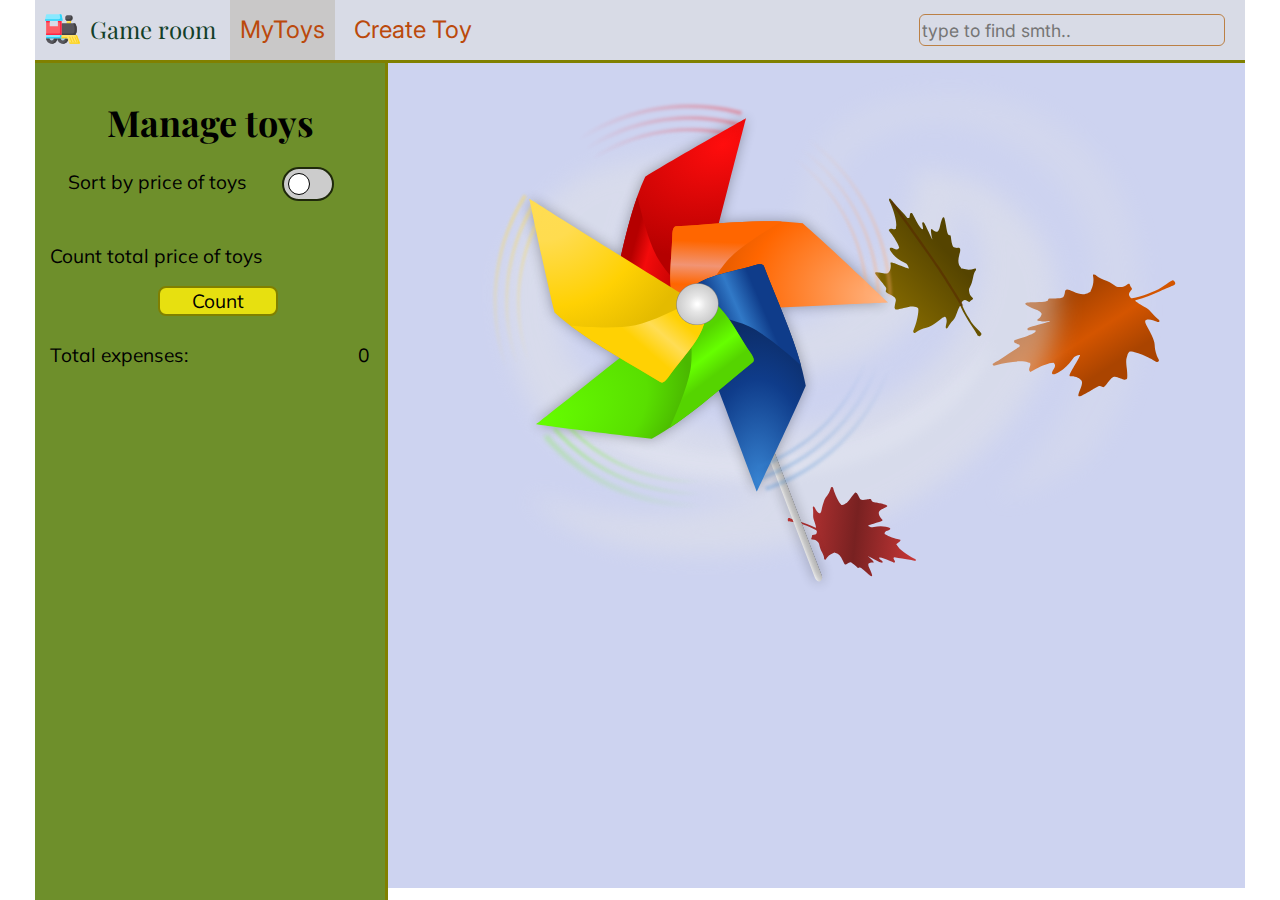
<file: index.html>
<!DOCTYPE html>
<html lang="en">
  <head>
    <meta charset="UTF-8" />
    <meta name="viewport" content="width=device-width, initial-scale=1.0" />

    <link
      href="https://fonts.googleapis.com/css2?family=Mulish:wght@300;400&display=swap"
      rel="stylesheet"
    />
    <link
      href="https://fonts.googleapis.com/css2?family=Playfair+Display:wght@700&display=swap"
      rel="stylesheet"
    />
    <link
    href="https://fonts.googleapis.com/css2?family=Inter:wght@300;400;500;700&display=swap"
    rel="stylesheet"
  />

    <title>Game room</title>

    <link rel="stylesheet" href="css/styles.css" />
  </head>

  <body>
    <header class="header container">
      <div class="site-name">
        <img class="logo" src="images/train.svg" alt="logo" />
        <h1 class="title">Game room</h1>
      </div>
      <nav class="menu">
        <a href="" class="menu__item outline">MyToys</a>
        <a href="create.html" class="menu__item">Create Toy</a>
      </nav>
      <div class="find-panel">
        <input
        id="findInput"
          class="find-panel__input"
          type="text"
          size="40"
          placeholder="type to find smth.."
        />
      </div>
    </header>

    <section class="container">
      <aside class="side-bar">
        <h1 class="side-bar__title">Manage toys</h1>
        <div class="side-bar__sort">
          <p class="sort__statement">Sort by price of toys</p>
          <label class="switch">
            <input id="sortElement" type="checkbox" />
            <span class="slider"></span>
          </label>
        </div>
        <div class="side-bar__count">
          <p class="count__text">Count total price of toys</p>
          <button id="countPrice" class="count__button">Count</button>
        </div>
        <div class="side-bar__summary">
          <h1 class="summary__text">Total expenses:</h1>
          <p id="total" class="summary__output">0</p>
        </div>
      </aside>
      <div id="elementsContainer" class="items-container">
    </section>

    <script src="js/index.js" type="module"></script>
  </body>
</html>
</file>
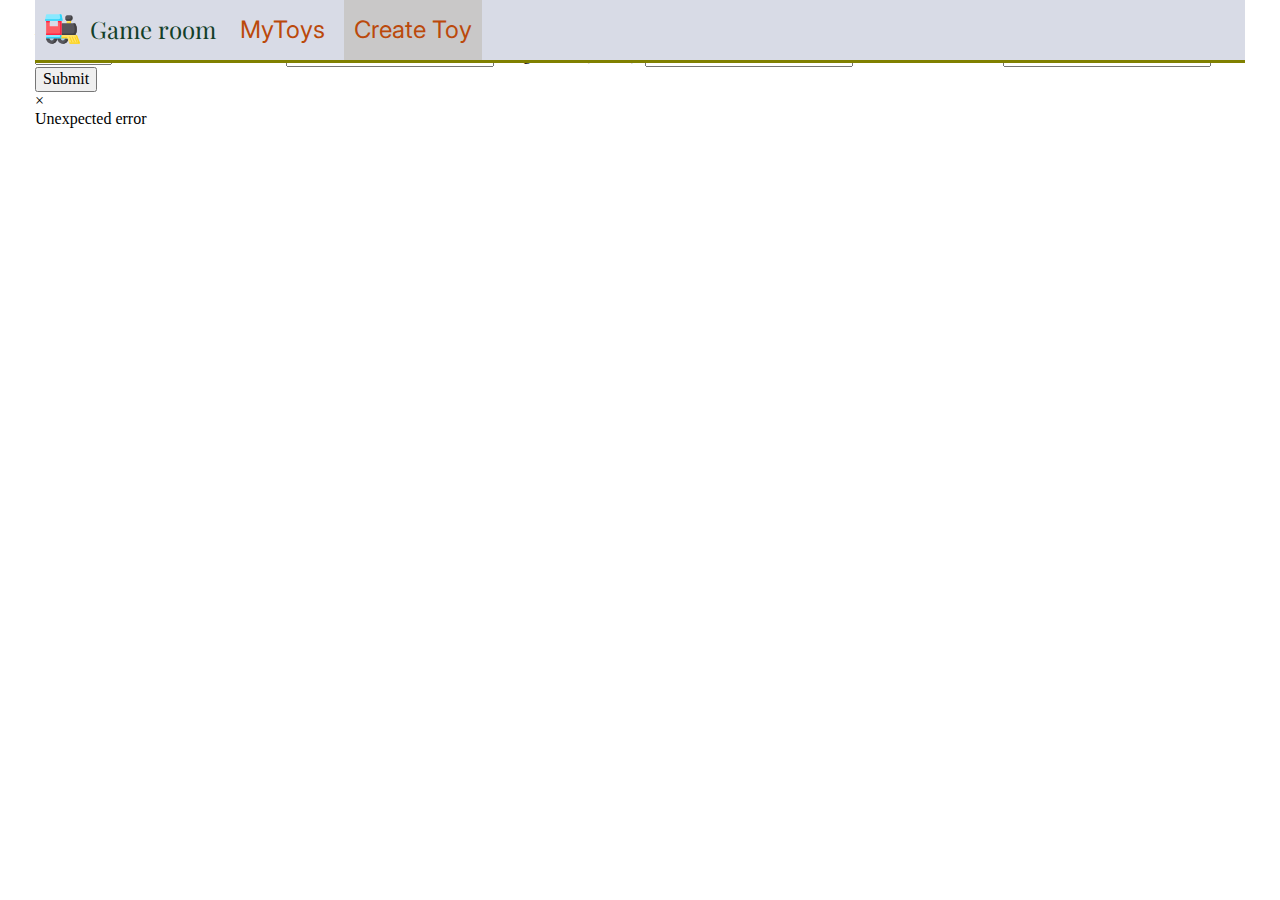
<file: create.html>
<!DOCTYPE html>
<html lang="en">
  <head>
    <meta charset="UTF-8" />
    <meta name="viewport" content="width=device-width, initial-scale=1.0" />

    <link
      href="https://fonts.googleapis.com/css2?family=Mulish:wght@300;400&display=swap"
      rel="stylesheet"
    />
    <link
      href="https://fonts.googleapis.com/css2?family=Playfair+Display:wght@700&display=swap"
      rel="stylesheet"
    />
    <link
      href="https://fonts.googleapis.com/css2?family=Inter:wght@300;400;500;700&display=swap"
      rel="stylesheet"
    />

    <title>Game room</title>

    <link rel="stylesheet" href="css/styles.css" />
  </head>
  <body>
    <header class="header container">
      <div class="site-name">
        <img class="logo" src="images/train.svg" alt="logo" />
        <h1 class="title">Game room</h1>
      </div>
      <nav class="menu">
        <a href="index.html" class="menu__item">MyToys</a>
        <a href="" class="menu__item outline">Create Toy</a>
      </nav>
    </header>

    <section class="create-element container">
      <form name="createToy" action="index.html">
        <p class="form__title">Create Toy</p>

        <label for="ageGroup">Age group for toy car:</label>
        <input type="number" id="ageGroup" name="ageGroup" required />

        <label for="price">Price(in UAH) for toy car:</label>
        <input type="number" step="any" id="price" name="price" required />

        <label for="color">Color name of toy car:</label>
        <input type="text" id="color" name="color" required value="Red" />

        <label for="size">Size of toy car:</label>
        <select id="size" name="size">
          <option value="SMALL" selected>Small</option>
          <option value="MEDIUM">Medium</option>
          <option value="LARGE">Large</option>
        </select>

        <label for="doorCount">How much door have car:</label>
        <input type="number" id="doorCount" name="doorCount" required />

        <label for="length">Length of car(in mm):</label>
        <input type="number" step="any" id="length" name="length" required />

        <label for="material">Material car made of :</label>
        <input type="text" id="material" name="material" required />

        <input type="submit" class="submit" value="Submit" />
      </form>
    </section>

    <section class="modal" id="alert">
      <div class="alert container">
        <span class="close" id="close">&times;</span>
        <p id="stackTrace" class="text-error">Unexpected error</p>
      </div>
    </section>

    <script src="js/create.js" type="module"></script>
  </body>
</html>
</file>
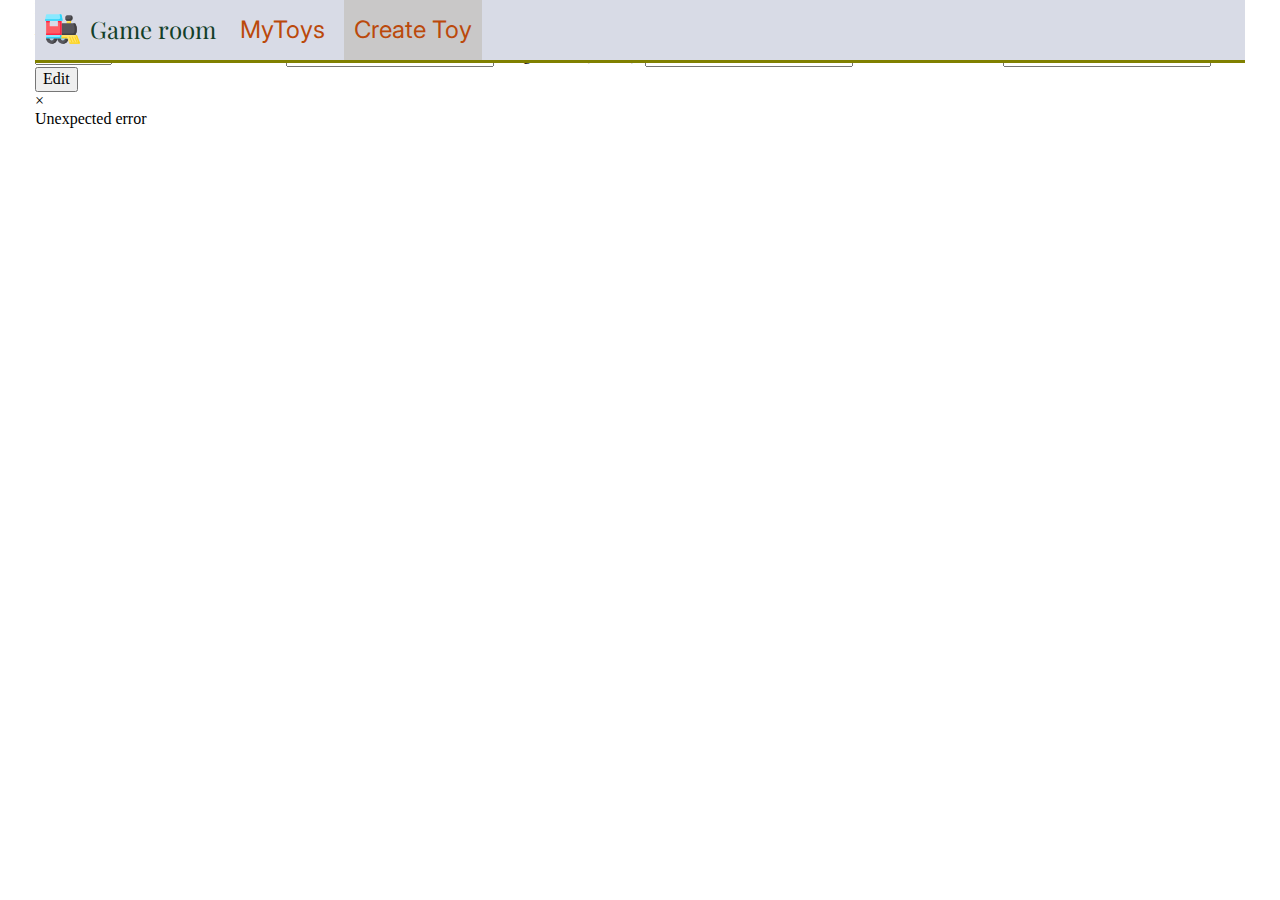
<file: edit.html>
<!DOCTYPE html>
<html lang="en">
  <head>
    <meta charset="UTF-8" />
    <meta name="viewport" content="width=device-width, initial-scale=1.0" />

    <link
      href="https://fonts.googleapis.com/css2?family=Mulish:wght@300;400&display=swap"
      rel="stylesheet"
    />
    <link
      href="https://fonts.googleapis.com/css2?family=Playfair+Display:wght@700&display=swap"
      rel="stylesheet"
    />
    <link
      href="https://fonts.googleapis.com/css2?family=Inter:wght@300;400;500;700&display=swap"
      rel="stylesheet"
    />

    <title>Game room</title>

    <link rel="stylesheet" href="css/styles.css" />
  </head>
  <body>
    <header class="header container">
      <div class="site-name">
        <img class="logo" src="images/train.svg" alt="logo" />
        <h1 class="title">Game room</h1>
      </div>
      <nav class="menu">
        <a href="index.html" class="menu__item">MyToys</a>
        <a href="" class="menu__item outline">Create Toy</a>
      </nav>
    </header>

    <section class="create-element container">
      <form name="createToy" action="index.html">
        <p class="form__title">Edit Toy</p>

        <label for="ageGroup">Age group for toy car:</label>
        <input type="number" id="ageGroup" name="ageGroup" required />

        <label for="price">Price(in UAH) for toy car:</label>
        <input type="number" step="any" id="price" name="price" required />

        <label for="color">Color name of toy car:</label>
        <input type="text" id="color" name="color" required />

        <label for="size">Size of toy car:</label>
        <select id="size" name="size">
          <option value="SMALL" selected>Small</option>
          <option value="MEDIUM">Medium</option>
          <option value="LARGE">Large</option>
        </select>

        <label for="doorCount">How much door have car:</label>
        <input type="number" id="doorCount" name="doorCount" required />

        <label for="length">Length of car(in mm):</label>
        <input type="number" step="any" id="length" name="length" required />

        <label for="material">Material car made of :</label>
        <input type="text" id="material" name="material" required />

        <input type="submit" class="submit" value="Edit" />
      </form>
    </section>

    <section class="modal" id="alert">
      <div class="alert container">
        <span class="close" id="close">&times;</span>
        <p id="stackTrace" class="text-error">Unexpected error</p>
      </div>
    </section>

    <script src="js/edit.js" type="module"></script>
  </body>
</html>
</file>
<file: css/styles.css>
@import 'normalize.min.css';

@import 'reset.css';

@import 'global.css';

@import 'header.css';

@import 'side-bar.css';

@import 'hero.css';
</file>
